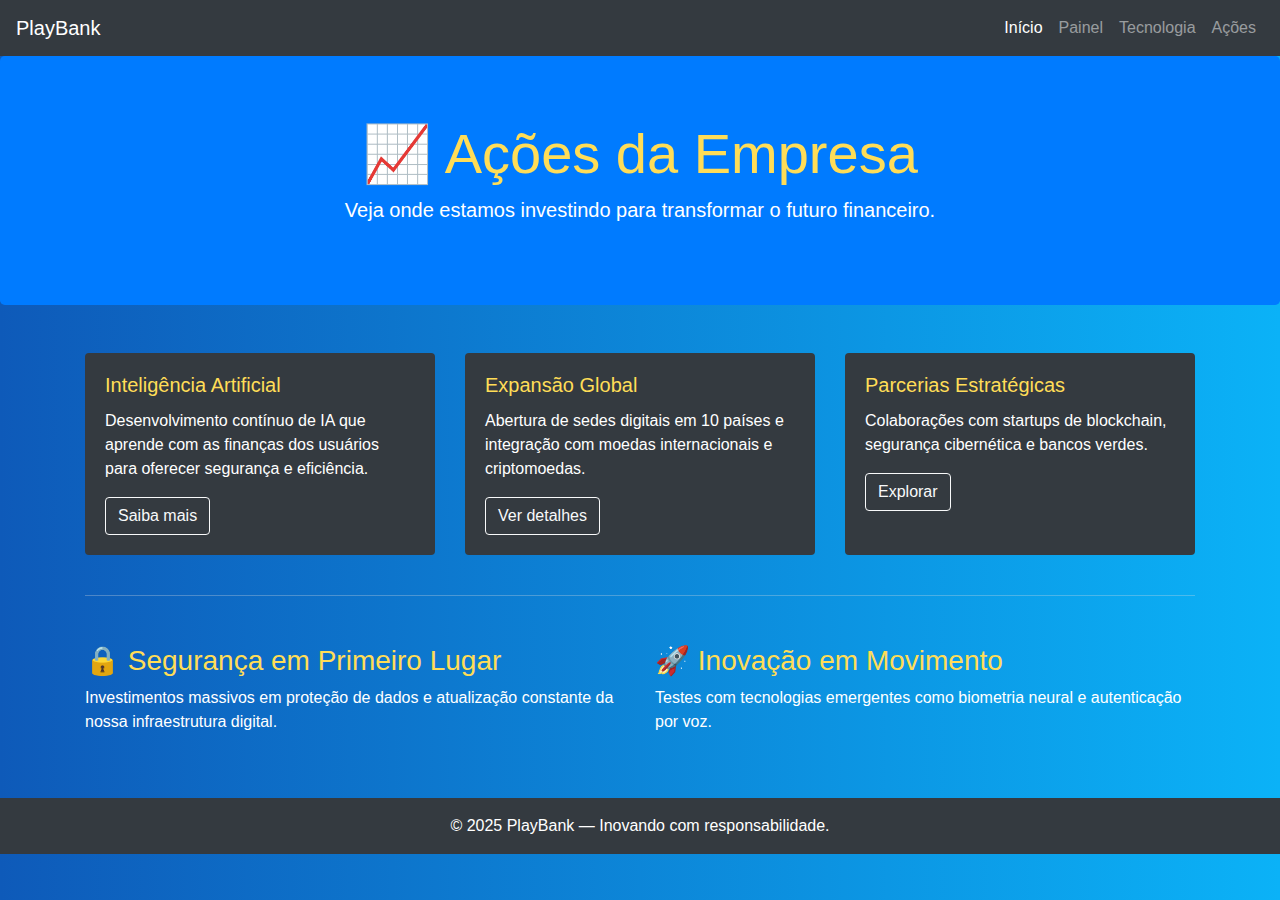
<file: acoes.html>
<!DOCTYPE html>
<html lang="pt-BR">
<head>
  <meta charset="UTF-8" />
  <meta name="viewport" content="width=device-width, initial-scale=1.0" />
  <title>Ações da Empresa - PlayBank</title>
  <link rel="stylesheet" href="https://cdn.jsdelivr.net/npm/bootstrap@4.5.3/dist/css/bootstrap.min.css" />
  <link rel="stylesheet" href="acoes.css" />
  <link rel="shortcut icon" href="https://cdn-icons-png.flaticon.com/256/1138/1138038.png" />
</head>
<body>
  <nav class="navbar navbar-expand-lg navbar-dark bg-dark">
    <a class="navbar-brand" href="#">PlayBank</a>
    <button class="navbar-toggler" type="button" data-toggle="collapse" data-target="#navbarNav"
      aria-controls="navbarNav" aria-expanded="false" aria-label="Toggle navigation">
      <span class="navbar-toggler-icon"></span>
    </button>
    <div class="collapse navbar-collapse" id="navbarNav">
      <ul class="navbar-nav ml-auto">
        <li class="nav-item active"><a class="nav-link" href="index.html">Início</a></li>
        <li class="nav-item"><a class="nav-link" href="painel.html">Painel</a></li>
        <li class="nav-item"><a class="nav-link" href="tecnologia.html">Tecnologia</a></li>
        <li class="nav-item"><a class="nav-link" href="acoes.html">Ações</a></li>
      </ul>
    </div>
  </nav>

  <header class="jumbotron text-center text-white bg-primary mb-0">
    <h1 class="display-4">📈 Ações da Empresa</h1>
    <p class="lead">Veja onde estamos investindo para transformar o futuro financeiro.</p>
  </header>

  <section class="container py-5">
    <div class="row text-white">
      <div class="col-md-4 mb-4">
        <div class="card bg-dark h-100">
          <div class="card-body">
            <h5 class="card-title">Inteligência Artificial</h5>
            <p class="card-text">Desenvolvimento contínuo de IA que aprende com as finanças dos usuários para oferecer segurança e eficiência.</p>
            <a href="saibamais.html" class="btn btn-outline-light">Saiba mais</a>
          </div>
        </div>
      </div>
      <div class="col-md-4 mb-4">
        <div class="card bg-dark h-100">
          <div class="card-body">
            <h5 class="card-title">Expansão Global</h5>
            <p class="card-text">Abertura de sedes digitais em 10 países e integração com moedas internacionais e criptomoedas.</p>
            <a href="home.html" class="btn btn-outline-light">Ver detalhes</a>
          </div>
        </div>
      </div>
      <div class="col-md-4 mb-4">
        <div class="card bg-dark h-100">
          <div class="card-body">
            <h5 class="card-title">Parcerias Estratégicas</h5>
            <p class="card-text">Colaborações com startups de blockchain, segurança cibernética e bancos verdes.</p>
            <a href="saibamais.html" class="btn btn-outline-light">Explorar</a>
          </div>
        </div>
      </div>
    </div>

    <hr class="bg-light">

    <div class="row text-white mt-5">
      <div class="col-md-6">
        <h3>🔒 Segurança em Primeiro Lugar</h3>
        <p>Investimentos massivos em proteção de dados e atualização constante da nossa infraestrutura digital.</p>
      </div>
      <div class="col-md-6">
        <h3>🚀 Inovação em Movimento</h3>
        <p>Testes com tecnologias emergentes como biometria neural e autenticação por voz.</p>
      </div>
    </div>
  </section>

  <footer class="bg-dark text-white text-center p-3">
    © 2025 PlayBank — Inovando com responsabilidade.
  </footer>

  <script src="https://code.jquery.com/jquery-3.5.1.slim.min.js"></script>
  <script src="https://cdn.jsdelivr.net/npm/bootstrap@4.5.3/dist/js/bootstrap.bundle.min.js"></script>
</body>
</html>
</file>
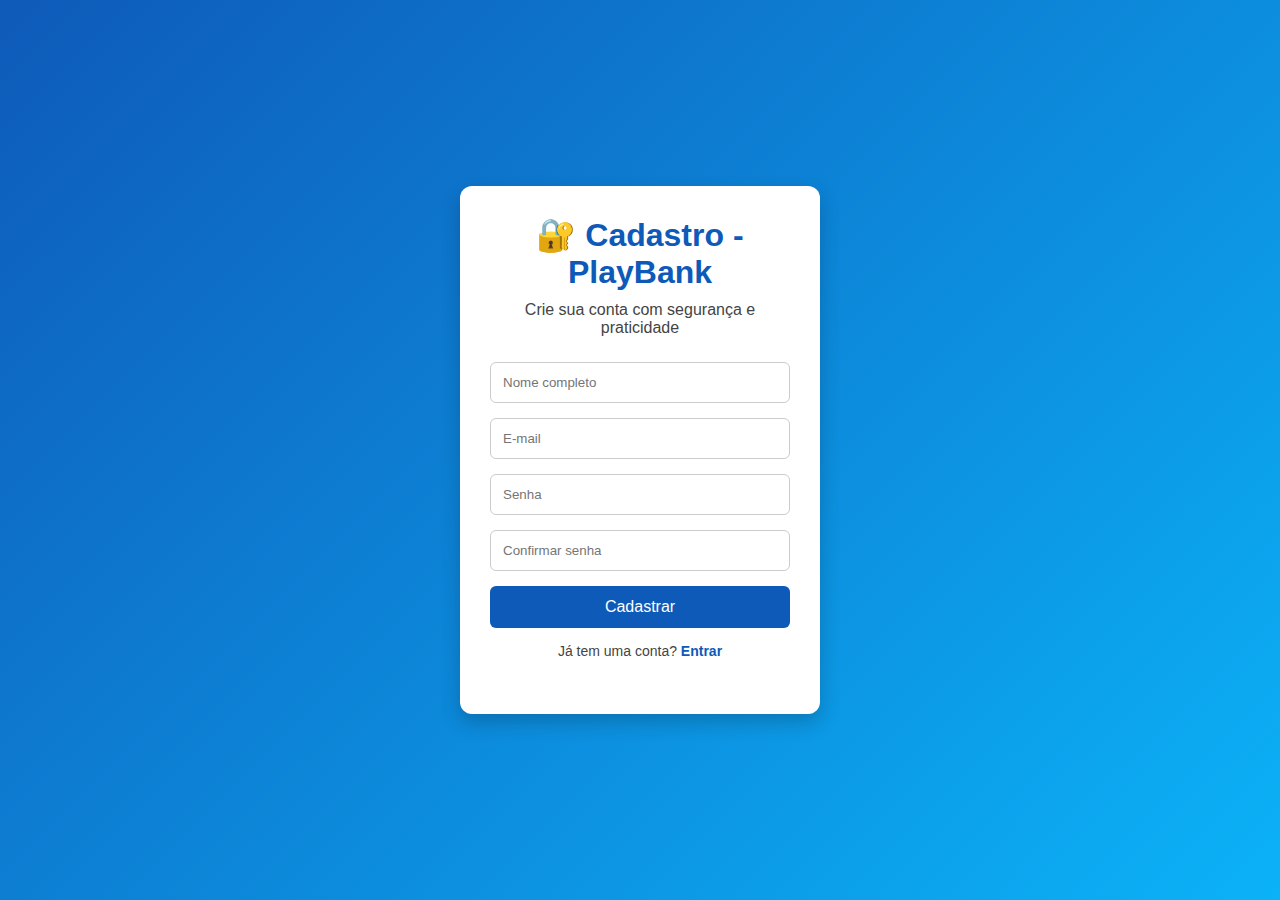
<file: cadastro.html>
<!DOCTYPE html>
<html lang="pt-BR">

<head>
  <meta charset="UTF-8">
  <meta name="viewport" content="width=device-width, initial-scale=1">
  <title>Cadastro - PlayBank</title>
  <link rel="stylesheet" href="cadastro.css">
  <link rel="shortcut icon" href="https://cdn-icons-png.flaticon.com/256/1138/1138038.png">
</head>

<body>
  <div class="cadastro-container">
    <div class="cadastro-box">
      <h1>🔐 Cadastro - PlayBank</h1>
      <p>Crie sua conta com segurança e praticidade</p>
      <form action="#" method="post">
        <input type="text" placeholder="Nome completo" required>
        <input type="email" placeholder="E-mail" required>
        <input type="password" placeholder="Senha" required>
        <input type="password" placeholder="Confirmar senha" required>
        <button type="submit">Cadastrar</button>
        <p class="login-link">Já tem uma conta? <a href="#">Entrar</a></p>
      </form>
    </div>
  </div>
</body>

</html>
</file>
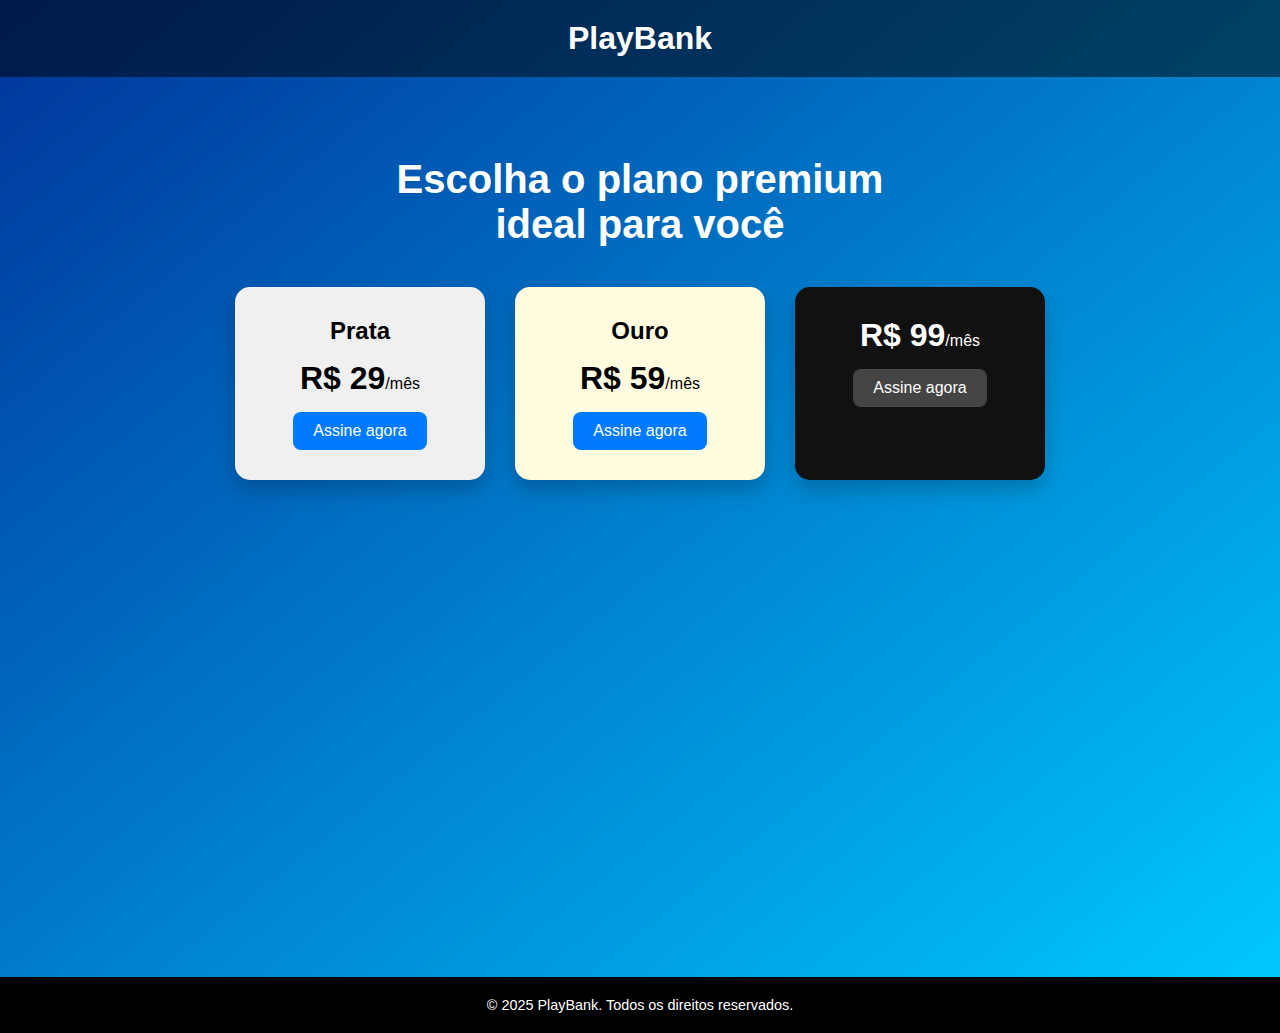
<file: home.html>
<!DOCTYPE html>
<html lang="pt-BR">

<head>
    <meta charset="UTF-8">
    <meta name="viewport" content="width=device-width, initial-scale=1.0">
    <title>PlayBank - Planos Premium</title>
    <link rel="stylesheet" href="style2.css">
    <link rel="shortcut icon" href="https://cdn-icons-png.flaticon.com/256/1138/1138038.png">
</head>

<body>
    <header>
        <nav class="navbar">
            <h1>PlayBank</h1>
        </nav>
    </header>

    <main class="parallax">
        <section class="intro">
            <h2>Escolha o plano premium<br>ideal para você</h2>
        </section>

        <section class="planos">
            <div class="card prata">
                <h3>Prata</h3>
                <p class="preco">R$ 29<span>/mês</span></p>
                <a href="#">Assine agora</a>
            </div>

            <div class="card ouro">
                <h3>Ouro</h3>
                <p class="preco">R$ 59<span>/mês</span></p>
                <a href="#">Assine agora</a>
            </div>

            <div class="card black">
                <p class="preco">R$ 99<span>/mês</span></p>
                <a href="#">Assine agora</a>
            </div>
        </section>
    </main>

    <footer>
        © 2025 PlayBank. Todos os direitos reservados.
    </footer>
</body>

</html>
</file>
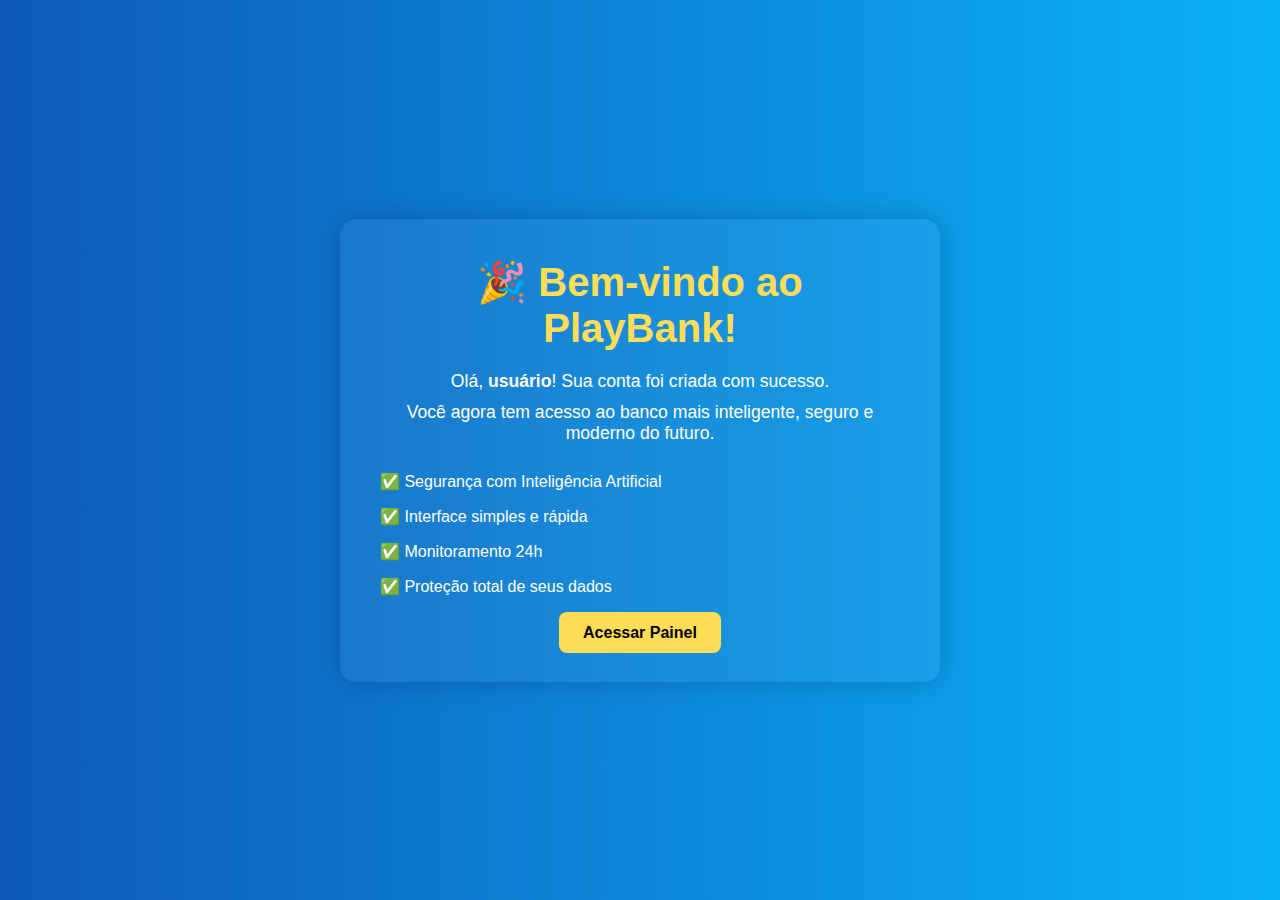
<file: inicio.html>
<!DOCTYPE html>
<html lang="pt-BR">

<head>
  <meta charset="UTF-8" />
  <meta name="viewport" content="width=device-width, initial-scale=1.0" />
  <title>Bem-vindo ao PlayBank</title>
  <link rel="stylesheet" href="inicio.css" />
  <link rel="shortcut icon" href="https://cdn-icons-png.flaticon.com/256/1138/1138038.png" />
</head>

<body>
  <div class="container">
    <div class="box">
      <h1>🎉 Bem-vindo ao PlayBank!</h1>
      <p>Olá, <strong>usuário</strong>! Sua conta foi criada com sucesso.</p>
      <p>Você agora tem acesso ao banco mais inteligente, seguro e moderno do futuro.</p>

      <div class="features">
        <ul>
          <li>✅ Segurança com Inteligência Artificial</li>
          <li>✅ Interface simples e rápida</li>
          <li>✅ Monitoramento 24h</li>
          <li>✅ Proteção total de seus dados</li>
        </ul>
      </div>

      <a href="#" class="btn">Acessar Painel</a>
    </div>
  </div>
</body>

</html>
</file>
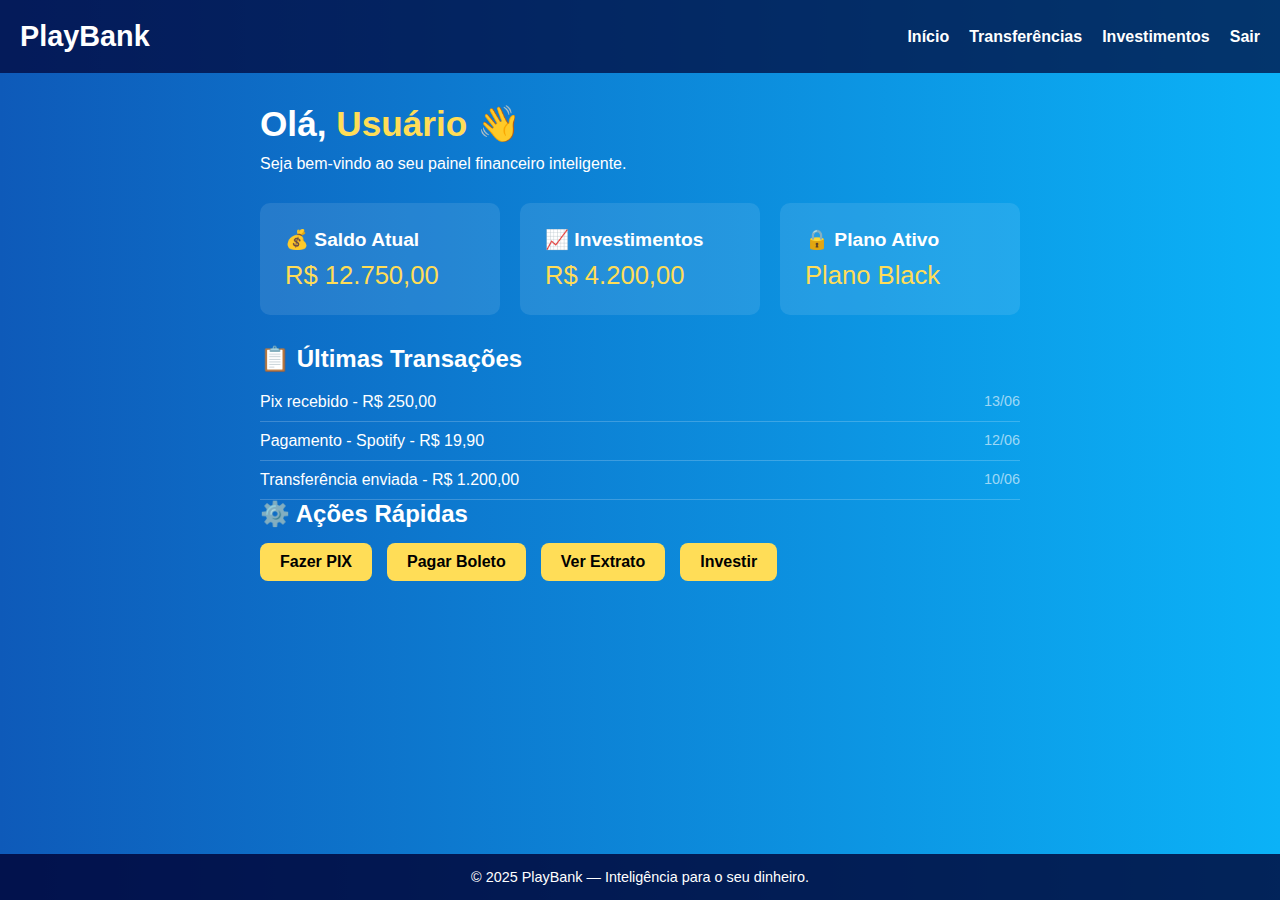
<file: painel.html>
<!DOCTYPE html>
<html lang="pt-BR">

<head>
  <meta charset="UTF-8" />
  <meta name="viewport" content="width=device-width, initial-scale=1.0" />
  <title>Painel - PlayBank</title>
  <link rel="stylesheet" href="painel.css" />
  <link rel="shortcut icon" href="https://cdn-icons-png.flaticon.com/256/1138/1138038.png" />
</head>

<body>
  <header>
    <nav class="navbar">
      <h1>PlayBank</h1>
      <ul>
        <li><a href="#">Início</a></li>
        <li><a href="#">Transferências</a></li>
        <li><a href="#">Investimentos</a></li>
        <li><a href="#">Sair</a></li>
      </ul>
    </nav>
  </header>

  <main class="painel">
    <section class="boas-vindas">
      <h2>Olá, <span>Usuário</span> 👋</h2>
      <p>Seja bem-vindo ao seu painel financeiro inteligente.</p>
    </section>

    <section class="dados">
      <div class="cartao">
        <h3>💰 Saldo Atual</h3>
        <p class="valor">R$ 12.750,00</p>
      </div>
      <div class="cartao">
        <h3>📈 Investimentos</h3>
        <p class="valor">R$ 4.200,00</p>
      </div>
      <div class="cartao">
        <h3>🔒 Plano Ativo</h3>
        <p class="valor">Plano Black</p>
      </div>
    </section>

    <section class="transacoes">
      <h3>📋 Últimas Transações</h3>
      <ul>
        <li>Pix recebido - R$ 250,00 <span>13/06</span></li>
        <li>Pagamento - Spotify - R$ 19,90 <span>12/06</span></li>
        <li>Transferência enviada - R$ 1.200,00 <span>10/06</span></li>
      </ul>
    </section>

    <section class="atalhos">
      <h3>⚙️ Ações Rápidas</h3>
      <div class="botoes">
        <a href="#">Fazer PIX</a>
        <a href="#">Pagar Boleto</a>
        <a href="#">Ver Extrato</a>
        <a href="#">Investir</a>
      </div>
    </section>
  </main>

  <footer>
    <p>© 2025 PlayBank — Inteligência para o seu dinheiro.</p>
  </footer>
</body>

</html>
</file>
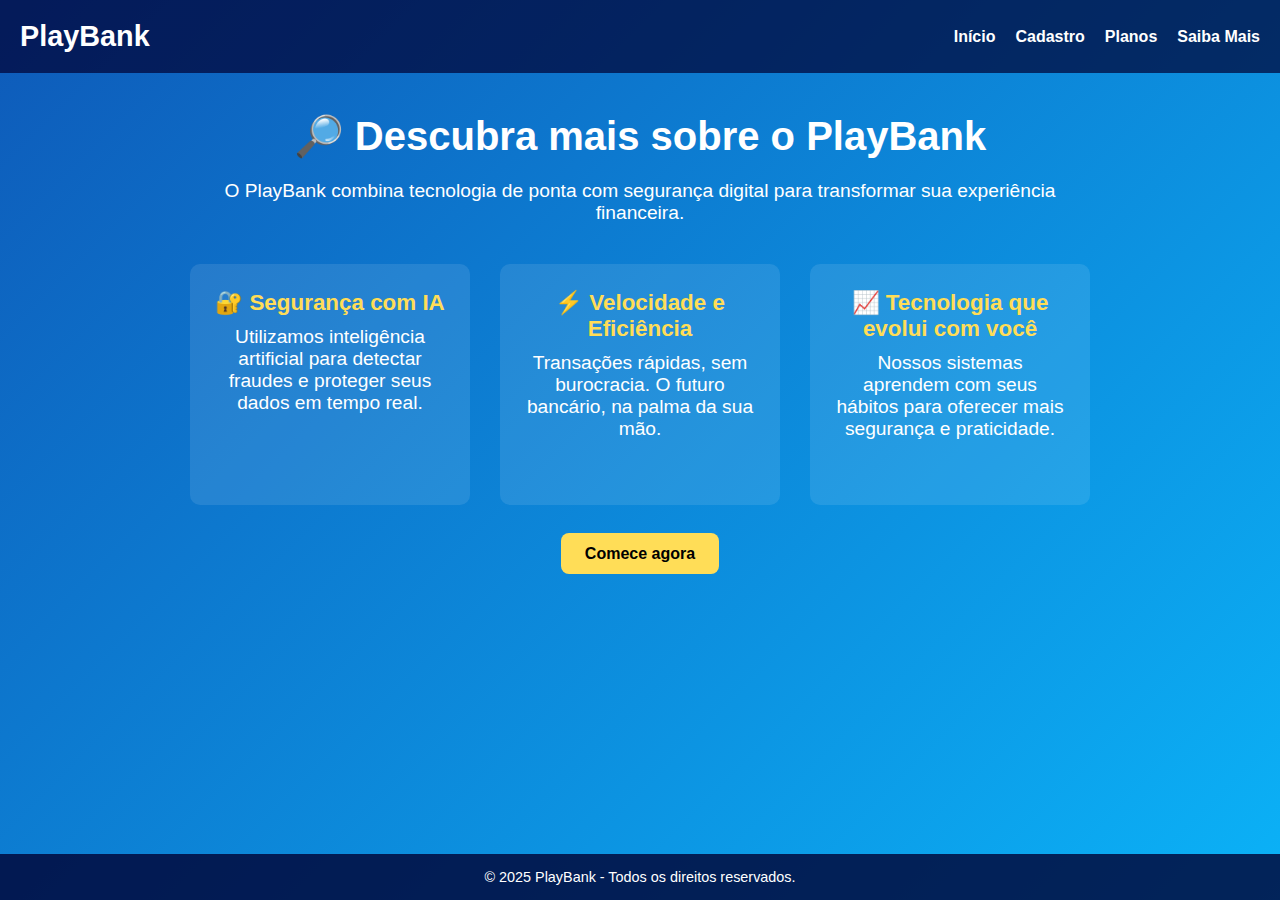
<file: saibamais.html>
<!DOCTYPE html>
<html lang="pt-BR">

<head>
  <meta charset="UTF-8">
  <meta name="viewport" content="width=device-width, initial-scale=1.0">
  <title>Saiba Mais - PlayBank</title>
  <link rel="stylesheet" href="saibamais.css">
  <link rel="shortcut icon" href="https://cdn-icons-png.flaticon.com/256/1138/1138038.png">
</head>

<body>
  <header>
    <nav class="navbar">
      <h1>PlayBank</h1>
      <ul>
        <li><a href="index.html">Início</a></li>
        <li><a href="cadastro.html">Cadastro</a></li>
        <li><a href="home.html">Planos</a></li>
        <li><a href="tecnologia.html">Saiba Mais</a></li>
      </ul>
    </nav>
  </header>

  <main>
    <section class="info">
      <h2>🔎 Descubra mais sobre o PlayBank</h2>
      <p>O PlayBank combina tecnologia de ponta com segurança digital para transformar sua experiência financeira.</p>

      <div class="features">
        <div class="feature">
          <h3>🔐 Segurança com IA</h3>
          <p>Utilizamos inteligência artificial para detectar fraudes e proteger seus dados em tempo real.</p>
        </div>
        <div class="feature">
          <h3>⚡ Velocidade e Eficiência</h3>
          <p>Transações rápidas, sem burocracia. O futuro bancário, na palma da sua mão.</p>
        </div>
        <div class="feature">
          <h3>📈 Tecnologia que evolui com você</h3>
          <p>Nossos sistemas aprendem com seus hábitos para oferecer mais segurança e praticidade.</p>
        </div>
      </div>

      <div class="cta">
        <a href="#" class="btn">Comece agora</a>
      </div>
    </section>
  </main>

  <footer>
    <p>© 2025 PlayBank - Todos os direitos reservados.</p>
  </footer>
</body>

</html>
</file>
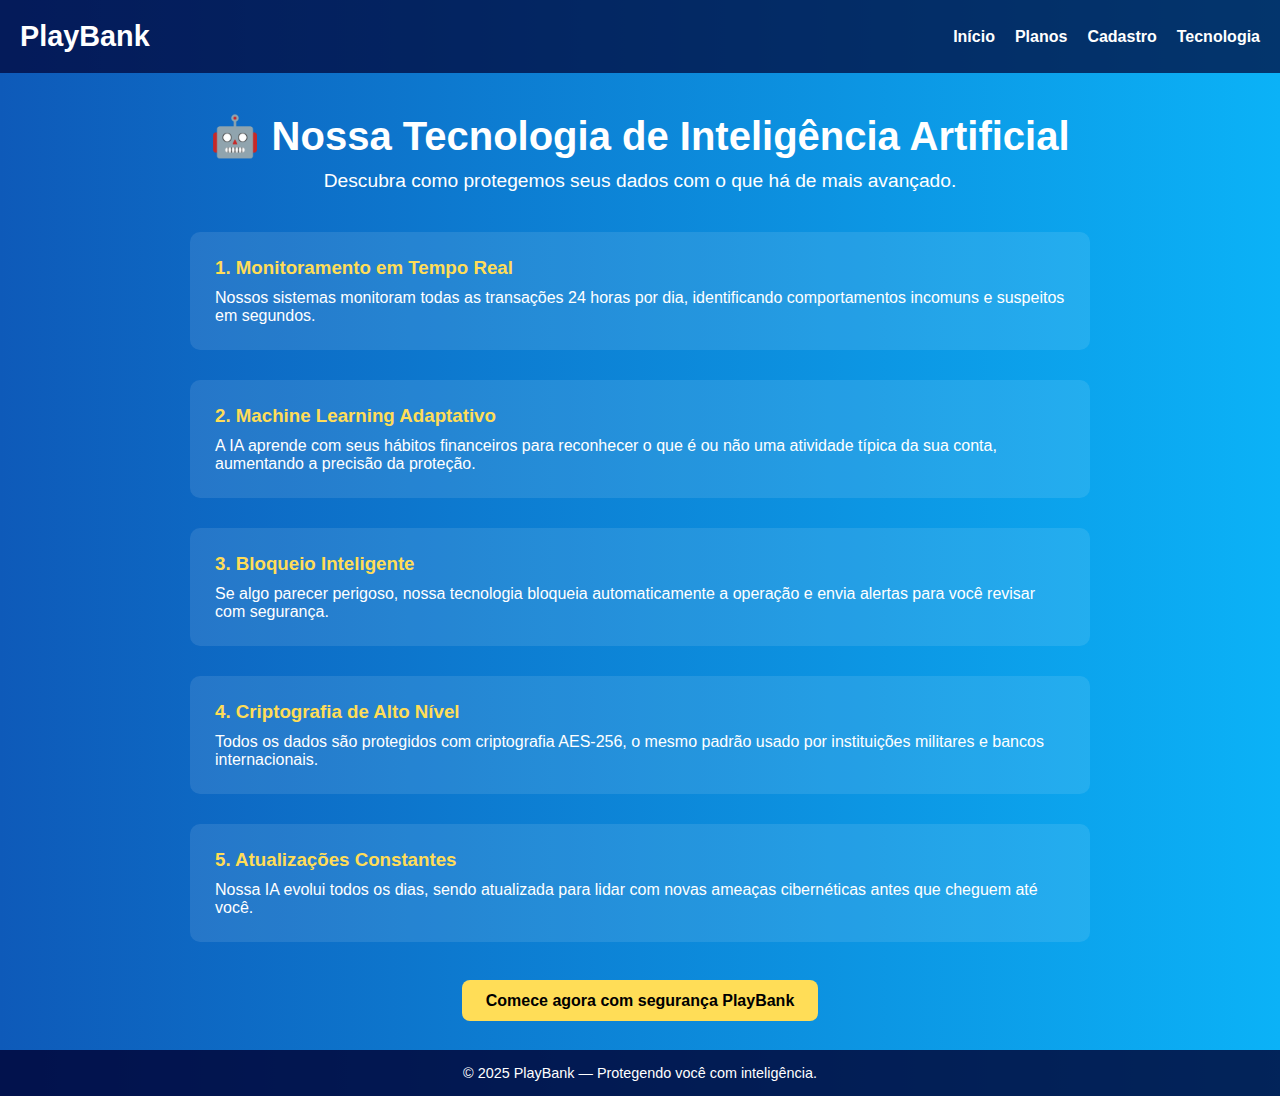
<file: tecnologia.html>
<!DOCTYPE html>
<html lang="pt-BR">

<head>
  <meta charset="UTF-8" />
  <meta name="viewport" content="width=device-width, initial-scale=1.0" />
  <title>Tecnologia - PlayBank</title>
  <link rel="stylesheet" href="tecnologia.css" />
  <link rel="shortcut icon" href="https://cdn-icons-png.flaticon.com/256/1138/1138038.png" />
</head>

<body>
  <header>
    <nav class="navbar">
      <h1>PlayBank</h1>
      <ul>
        <li><a href="index.html">Início</a></li>
        <li><a href="home.html">Planos</a></li>
        <li><a href="cadastro.html">Cadastro</a></li>
        <li><a href="saibamais.html">Tecnologia</a></li>
      </ul>
    </nav>
  </header>

  <main>
    <section class="titulo">
      <h2>🤖 Nossa Tecnologia de Inteligência Artificial</h2>
      <p>Descubra como protegemos seus dados com o que há de mais avançado.</p>
    </section>

    <section class="etapas">
      <div class="etapa">
        <h3>1. Monitoramento em Tempo Real</h3>
        <p>Nossos sistemas monitoram todas as transações 24 horas por dia, identificando comportamentos incomuns e suspeitos em segundos.</p>
      </div>

      <div class="etapa">
        <h3>2. Machine Learning Adaptativo</h3>
        <p>A IA aprende com seus hábitos financeiros para reconhecer o que é ou não uma atividade típica da sua conta, aumentando a precisão da proteção.</p>
      </div>

      <div class="etapa">
        <h3>3. Bloqueio Inteligente</h3>
        <p>Se algo parecer perigoso, nossa tecnologia bloqueia automaticamente a operação e envia alertas para você revisar com segurança.</p>
      </div>

      <div class="etapa">
        <h3>4. Criptografia de Alto Nível</h3>
        <p>Todos os dados são protegidos com criptografia AES-256, o mesmo padrão usado por instituições militares e bancos internacionais.</p>
      </div>

      <div class="etapa">
        <h3>5. Atualizações Constantes</h3>
        <p>Nossa IA evolui todos os dias, sendo atualizada para lidar com novas ameaças cibernéticas antes que cheguem até você.</p>
      </div>
    </section>

    <section class="cta">
      <a href="cadastro.html" class="botao">Comece agora com segurança PlayBank</a>
    </section>
  </main>

  <footer>
    <p>© 2025 PlayBank — Protegendo você com inteligência.</p>
  </footer>
</body>

</html>
</file>
<file: acoes.css>
body {
  background: linear-gradient(to right, #0e5ab9, #0bb2f7);
  font-family: 'Segoe UI', sans-serif;
}

.card {
  border: none;
  transition: transform 0.3s;
}

.card:hover {
  transform: scale(1.03);
}

h1, h3, .card-title {
  color: #ffdd57;
}

hr {
  opacity: 0.3;
}
</file>
<file: cadastro.css>
* {
  margin: 0;
  padding: 0;
  box-sizing: border-box;
  font-family: 'Segoe UI', sans-serif;
}

body {
  background: linear-gradient(135deg, #0e5ab9, #0bb2f7);
  height: 100vh;
  display: flex;
  justify-content: center;
  align-items: center;
}

.cadastro-container {
  width: 100%;
  max-width: 400px;
  padding: 20px;
}

.cadastro-box {
  background-color: white;
  border-radius: 12px;
  padding: 30px;
  box-shadow: 0 8px 20px rgba(0, 0, 0, 0.2);
  text-align: center;
}

.cadastro-box h1 {
  color: #0e5ab9;
  margin-bottom: 10px;
}

.cadastro-box p {
  margin-bottom: 25px;
  color: #444;
}

form input {
  width: 100%;
  padding: 12px;
  margin-bottom: 15px;
  border-radius: 6px;
  border: 1px solid #ccc;
  transition: 0.2s;
}

form input:focus {
  outline: none;
  border-color: #0bb2f7;
  box-shadow: 0 0 5px rgba(11, 178, 247, 0.4);
}

form button {
  background-color: #0e5ab9;
  color: white;
  border: none;
  padding: 12px;
  width: 100%;
  border-radius: 6px;
  font-size: 16px;
  cursor: pointer;
  transition: 0.3s;
}

form button:hover {
  background-color: #0b4ca0;
}

.login-link {
  margin-top: 15px;
  font-size: 14px;
}

.login-link a {
  color: #0e5ab9;
  text-decoration: none;
  font-weight: bold;
}
</file>
<file: inicio.css>
* {
  margin: 0;
  padding: 0;
  box-sizing: border-box;
}

body {
  font-family: 'Segoe UI', sans-serif;
  background: linear-gradient(to right, #0e5ab9, #0bb2f7);
  display: flex;
  justify-content: center;
  align-items: center;
  height: 100vh;
  color: white;
}

.container {
  background-color: rgba(255, 255, 255, 0.05);
  padding: 40px;
  border-radius: 16px;
  box-shadow: 0 0 25px rgba(0, 0, 0, 0.2);
  text-align: center;
  max-width: 600px;
}

.box h1 {
  font-size: 2.5rem;
  margin-bottom: 20px;
  color: #ffdd57;
}

.box p {
  font-size: 1.1rem;
  margin-bottom: 10px;
}

.features {
  text-align: left;
  margin: 20px 0;
}

.features ul {
  list-style: none;
  padding: 0;
}

.features li {
  padding: 8px 0;
  font-size: 1rem;
}

.btn {
  background-color: #ffdd57;
  color: black;
  padding: 12px 24px;
  border-radius: 8px;
  text-decoration: none;
  font-weight: bold;
  transition: 0.3s;
}

.btn:hover {
  background-color: #f5c518;
}
</file>
<file: painel.css>
* {
  margin: 0;
  padding: 0;
  box-sizing: border-box;
}

body {
  font-family: 'Segoe UI', sans-serif;
  background: linear-gradient(to right, #0e5ab9, #0bb2f7);
  color: white;
  min-height: 100vh;
  display: flex;
  flex-direction: column;
}

.navbar {
  background-color: rgba(0, 0, 50, 0.7);
  padding: 20px;
  display: flex;
  justify-content: space-between;
  align-items: center;
}

.navbar h1 {
  font-size: 1.8rem;
}

.navbar ul {
  list-style: none;
  display: flex;
  gap: 20px;
}

.navbar ul li a {
  text-decoration: none;
  color: white;
  font-weight: bold;
  transition: 0.3s;
}

.navbar ul li a:hover {
  color: #ffdd57;
}

.painel {
  flex: 1;
  padding: 30px 20px;
  max-width: 1100px;
  margin: auto;
}

.boas-vindas h2 {
  font-size: 2.2rem;
  margin-bottom: 10px;
}

.boas-vindas span {
  color: #ffdd57;
}

.dados {
  display: flex;
  gap: 20px;
  margin: 30px 0;
  flex-wrap: wrap;
}

.cartao {
  background-color: rgba(255, 255, 255, 0.1);
  flex: 1;
  min-width: 240px;
  padding: 25px;
  border-radius: 10px;
  transition: 0.3s;
}

.cartao:hover {
  background-color: rgba(255, 255, 255, 0.15);
}

.cartao h3 {
  margin-bottom: 10px;
  font-size: 1.2rem;
}

.valor {
  font-size: 1.6rem;
  color: #ffdd57;
}

.transacoes h3,
.atalhos h3 {
  margin-bottom: 10px;
  font-size: 1.5rem;
}

.transacoes ul {
  list-style: none;
  padding: 0;
}

.transacoes li {
  padding: 10px 0;
  border-bottom: 1px solid rgba(255, 255, 255, 0.2);
  display: flex;
  justify-content: space-between;
}

.transacoes span {
  color: rgba(255, 255, 255, 0.6);
  font-size: 0.9rem;
}

.atalhos .botoes {
  margin-top: 15px;
  display: flex;
  flex-wrap: wrap;
  gap: 15px;
}

.atalhos a {
  background-color: #ffdd57;
  color: black;
  padding: 10px 20px;
  border-radius: 8px;
  font-weight: bold;
  text-decoration: none;
  transition: 0.3s;
}

.atalhos a:hover {
  background-color: #f5c518;
}

footer {
  background-color: rgba(0, 0, 50, 0.8);
  text-align: center;
  padding: 15px;
  font-size: 0.9rem;
}
</file>
<file: saibamais.css>
* {
  margin: 0;
  padding: 0;
  box-sizing: border-box;
}

body {
  font-family: 'Segoe UI', sans-serif;
  background: linear-gradient(135deg, #0e5ab9, #0bb2f7);
  color: white;
  min-height: 100vh;
  display: flex;
  flex-direction: column;
}

/* Navbar */
.navbar {
  background-color: rgba(0, 0, 50, 0.7);
  padding: 20px;
  display: flex;
  justify-content: space-between;
  align-items: center;
  flex-wrap: wrap;
}

.navbar h1 {
  color: white;
  font-size: 1.8rem;
}

.navbar ul {
  list-style: none;
  display: flex;
  gap: 20px;
}

.navbar ul li a {
  text-decoration: none;
  color: white;
  font-weight: 600;
  transition: 0.3s;
}

.navbar ul li a:hover {
  color: #ffdd57;
}

/* Conteúdo principal */
main {
  flex: 1;
  padding: 40px 20px;
}

.info {
  max-width: 900px;
  margin: 0 auto;
  text-align: center;
}

.info h2 {
  font-size: 2.5rem;
  margin-bottom: 20px;
}

.info p {
  font-size: 1.2rem;
  margin-bottom: 40px;
}

.features {
  display: flex;
  flex-wrap: wrap;
  justify-content: space-between;
  gap: 30px;
}

.feature {
  background-color: rgba(255, 255, 255, 0.1);
  padding: 25px;
  border-radius: 10px;
  flex: 1;
  min-width: 250px;
  transition: 0.3s;
}

.feature:hover {
  background-color: rgba(255, 255, 255, 0.2);
}

.feature h3 {
  margin-bottom: 10px;
  font-size: 1.4rem;
  color: #ffdd57;
}

.cta {
  margin-top: 40px;
}

.btn {
  background-color: #ffdd57;
  color: #000;
  padding: 12px 24px;
  text-decoration: none;
  border-radius: 8px;
  font-weight: bold;
  transition: 0.3s;
}

.btn:hover {
  background-color: #f5c518;
}

/* Rodapé */
footer {
  background-color: rgba(0, 0, 50, 0.8);
  text-align: center;
  padding: 15px;
  font-size: 0.9rem;
}
</file>
<file: tecnologia.css>
* {
  margin: 0;
  padding: 0;
  box-sizing: border-box;
}

body {
  font-family: 'Segoe UI', sans-serif;
  background: linear-gradient(to right, #0e5ab9, #0bb2f7);
  color: white;
  min-height: 100vh;
  display: flex;
  flex-direction: column;
}

/* Navbar */
.navbar {
  background-color: rgba(0, 0, 50, 0.7);
  padding: 20px;
  display: flex;
  justify-content: space-between;
  align-items: center;
  flex-wrap: wrap;
}

.navbar h1 {
  color: white;
  font-size: 1.8rem;
}

.navbar ul {
  list-style: none;
  display: flex;
  gap: 20px;
}

.navbar ul li a {
  text-decoration: none;
  color: white;
  font-weight: 600;
  transition: 0.3s;
}

.navbar ul li a:hover {
  color: #ffdd57;
}

/* Conteúdo */
main {
  flex: 1;
  padding: 40px 20px;
}

.titulo {
  text-align: center;
  margin-bottom: 40px;
}

.titulo h2 {
  font-size: 2.5rem;
  margin-bottom: 10px;
}

.titulo p {
  font-size: 1.2rem;
}

.etapas {
  display: flex;
  flex-direction: column;
  gap: 30px;
  max-width: 900px;
  margin: 0 auto;
}

.etapa {
  background-color: rgba(255, 255, 255, 0.1);
  padding: 25px;
  border-radius: 10px;
  transition: 0.3s;
}

.etapa:hover {
  background-color: rgba(255, 255, 255, 0.15);
}

.etapa h3 {
  margin-bottom: 10px;
  color: #ffdd57;
}

.cta {
  text-align: center;
  margin-top: 50px;
}

.botao {
  background-color: #ffdd57;
  color: #000;
  padding: 12px 24px;
  text-decoration: none;
  border-radius: 8px;
  font-weight: bold;
  transition: 0.3s;
}

.botao:hover {
  background-color: #f5c518;
}

/* Rodapé */
footer {
  background-color: rgba(0, 0, 50, 0.8);
  text-align: center;
  padding: 15px;
  font-size: 0.9rem;
}
</file>
<file: style2.css>
/* Reset */
* {
    margin: 0;
    padding: 0;
    box-sizing: border-box;
}

body {
    font-family: 'Segoe UI', sans-serif;
    color: #fff;
    background: linear-gradient(to bottom right, #003399, #00ccff);
}

/* Navbar */
.navbar {
    background-color: rgba(0, 0, 0, 0.5);
    padding: 20px;
    text-align: center;
}

.navbar h1 {
    color: #fff;
    font-size: 2rem;
}

/* Seção Principal */
.parallax {
    min-height: 100vh;
    padding: 80px 20px;
    background-attachment: fixed;
    background-size: cover;
    background-position: center;
}

/* Título */
.intro {
    text-align: center;
    margin-bottom: 40px;
}

.intro h2 {
    font-size: 2.5rem;
    font-weight: 700;
    color: white;
}

/* Planos */
.planos {
    display: flex;
    justify-content: center;
    flex-wrap: wrap;
    gap: 30px;
    padding: 0 20px;
}

.card {
    background-color: #ffffff;
    border-radius: 15px;
    padding: 30px 20px;
    width: 250px;
    text-align: center;
    color: #000;
    box-shadow: 0 10px 20px rgba(0,0,0,0.2);
    transition: transform 0.3s;
}

.card:hover {
    transform: translateY(-10px);
}

.card img {
    width: 80px;
    margin-bottom: 15px;
}

.card h3 {
    font-size: 1.5rem;
    margin-bottom: 15px;
}

.card .preco {
    font-size: 2rem;
    font-weight: bold;
    margin-bottom: 15px;
}

.card .preco span {
    font-size: 1rem;
    font-weight: normal;
}

.card a {
    display: inline-block;
    background-color: #007bff;
    color: white;
    padding: 10px 20px;
    border-radius: 8px;
    text-decoration: none;
    transition: 0.3s;
}

.card a:hover {
    background-color: #0056b3;
}

/* Específicos */
.prata {
    background-color: #f0f0f0;
}

.ouro {
    background-color: #fffce0;
}

.black {
    background-color: #111;
    color: white;
}

.black a {
    background-color: #444;
}

.black a:hover {
    background-color: #222;
}

/* Rodapé */
footer {
    text-align: center;
    background-color: #000;
    padding: 20px;
    font-size: 0.9rem;
}
</file>
